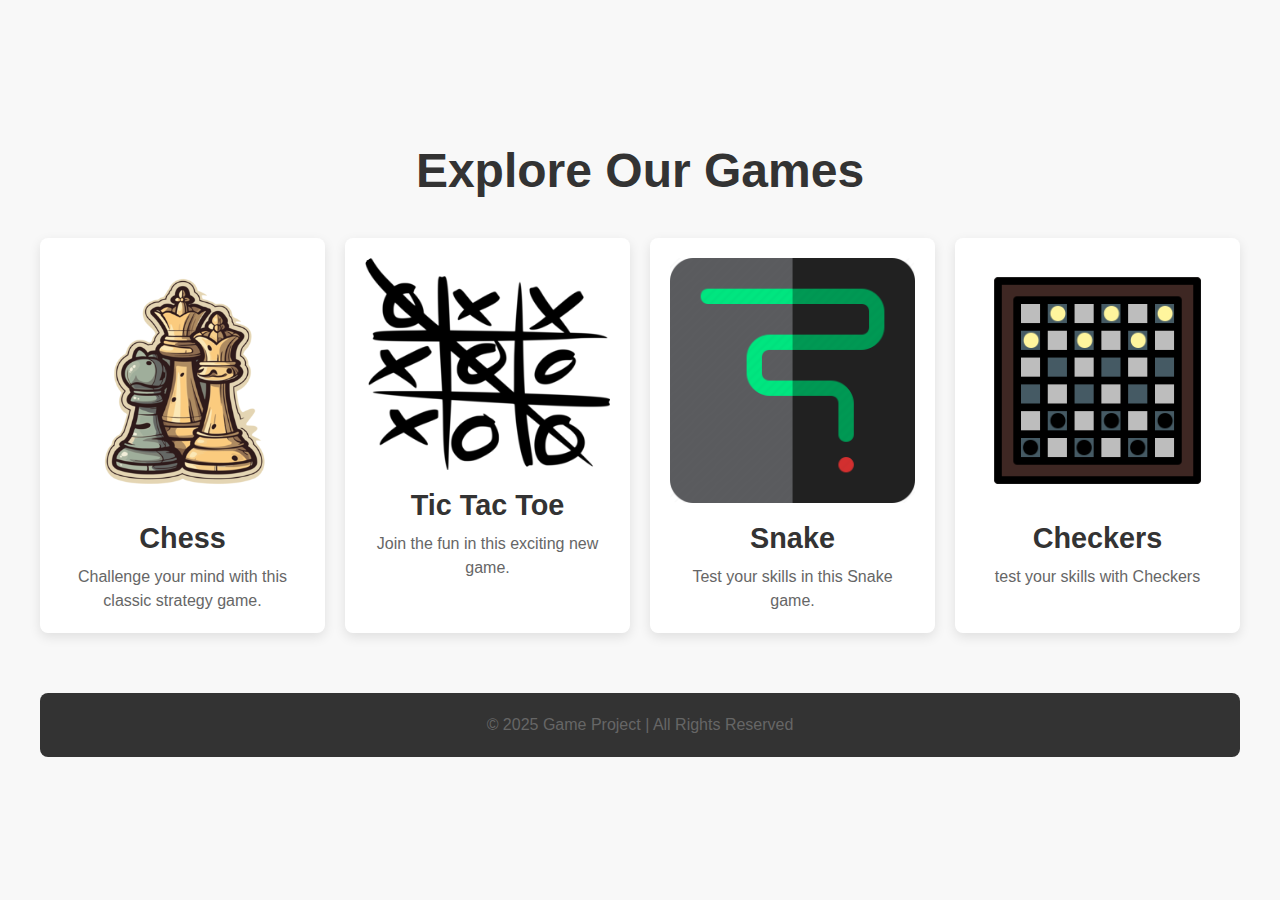
<file: index.html>
<!DOCTYPE html>
<html lang="en">
<head>
    <meta charset="UTF-8">
    <meta name="viewport" content="width=device-width, initial-scale=1.0">
    <title>Main Menu</title>
    <link rel="stylesheet" href="css/style.css">
    
    <link href="https://fonts.googleapis.com/css2?family=Poppins:wght@400;600&family=Roboto:wght@400;700&display=swap" rel="stylesheet">
</head>
<body>
    <div class="container">
        <header>
            <h1>Explore Our Games</h1>
        </header>
        
        <main>
            <div class="game-list">
                <div class="game-card">
                    <a href="chess/chess.html" class="game-link image-button">
                        <img src="img/chess.png" alt="Chess game icon" class="chess-icon">
                        <h2>Chess</h2>
                        <p>Challenge your mind with this classic strategy game.</p>
                    </a>
                </div>
                <div class="game-card">
                    <a href="tictactoe/game2.html" class="game-link">
                        <img src="img/tactactoe.png" alt="Chess game icon" class="tictactoe">
                        <h2>Tic Tac Toe</h2>
                        <p>Join the fun in this exciting new game.</p>
                    </a>
                </div>
                <div class="game-card">
                    <a href="snake/game3.html" class="game-link">
                        <img src="img/snake.webp" alt="Chess game icon" class="snake">
                        <h2>Snake</h2>
                        <p>Test your skills in this Snake game.</p>
                    </a>
                </div>
                <div class="game-card">
                    <a href="dammen/dammen.html" class="game-link">
                        <img src="img/dammen.png" alt="Chess game icon" class="snake">
                        <h2>Checkers</h2>
                        <p>test your skills with Checkers</p>
                    </a></div>
            </div>
        </main>
        
        <footer>
            <p>&copy; 2025 Game Project | All Rights Reserved</p>
        </footer>
    </div>
</body>
</html>
</file>
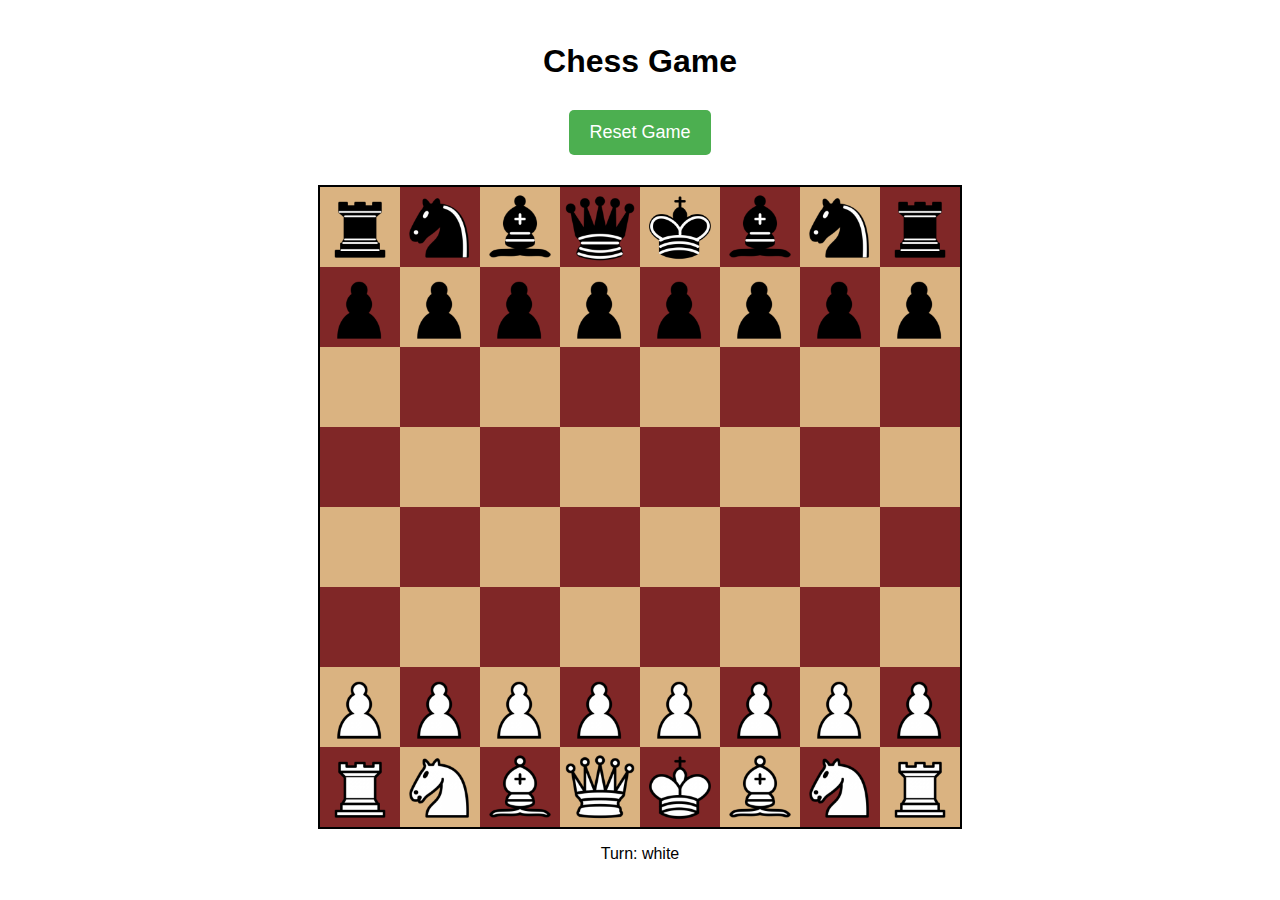
<file: chess/chess.html>
<!DOCTYPE html>
<html lang="en">
<head>
  <meta charset="UTF-8" />
  <title>Chess Game</title>
  <link rel="stylesheet" href="css/chess.css" />
</head>
<body>
  <h1 style="text-align: center;">Chess Game</h1>
  <button id="resetBtn">Reset Game</button>
  <div id="chessboard" class="chessboard"></div>
  <p id="turnMessage" style="text-align: center;"></p>
 



  <script src="js/chess.js"></script>
</body>
</html>
</file>
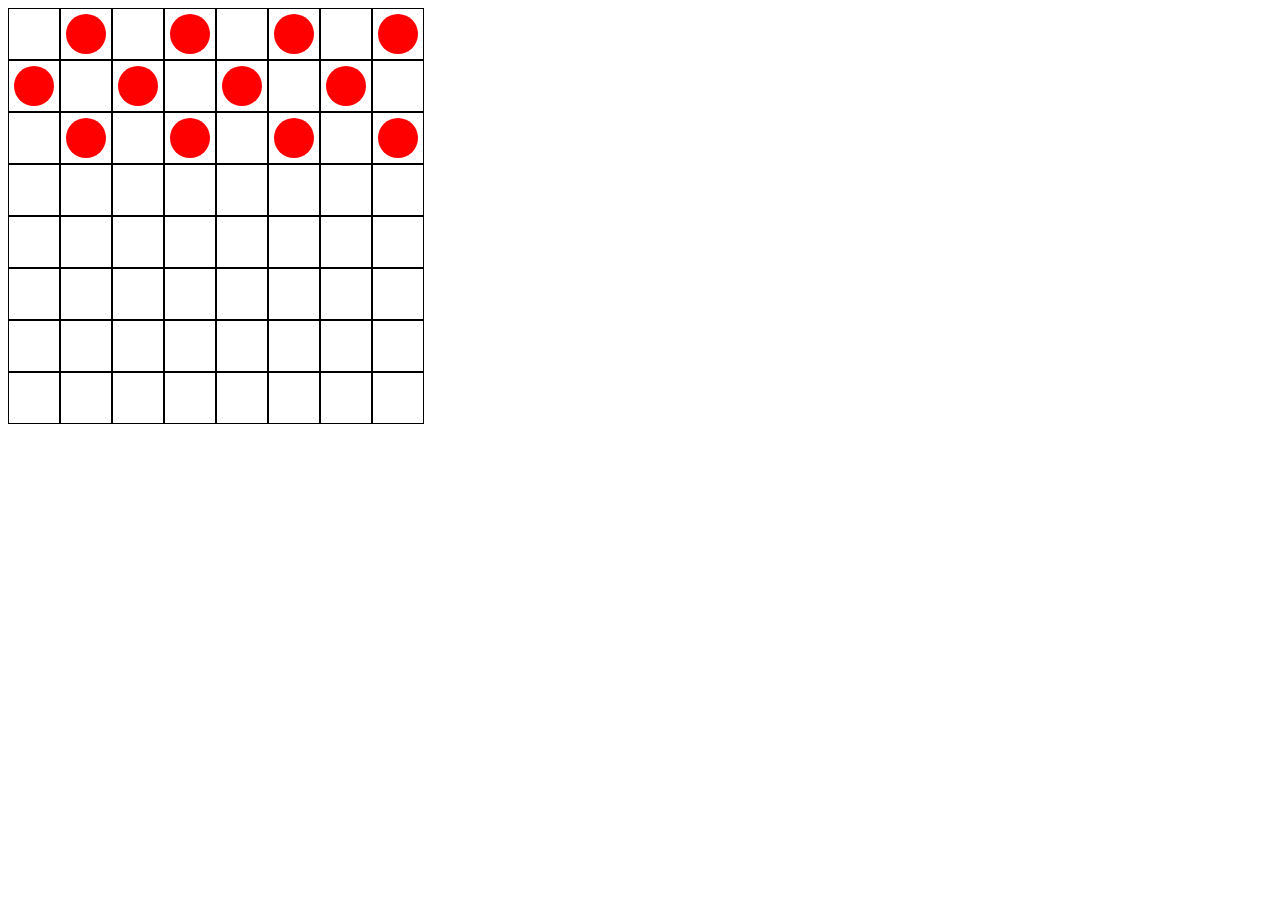
<file: dammen/dammen.html>
<!DOCTYPE html>
<html lang="nl">
<head>
    <meta charset="UTF-8">
    <meta name="viewport" content="width=device-width, initial-scale=1.0">
    <title>Dammen Spel</title>
    <link rel="stylesheet" href="css/style.css">
</head>
<body>
    <div id="board"></div>
    

    <script src="dammen.js"></script>
</body>
</html>
</file>
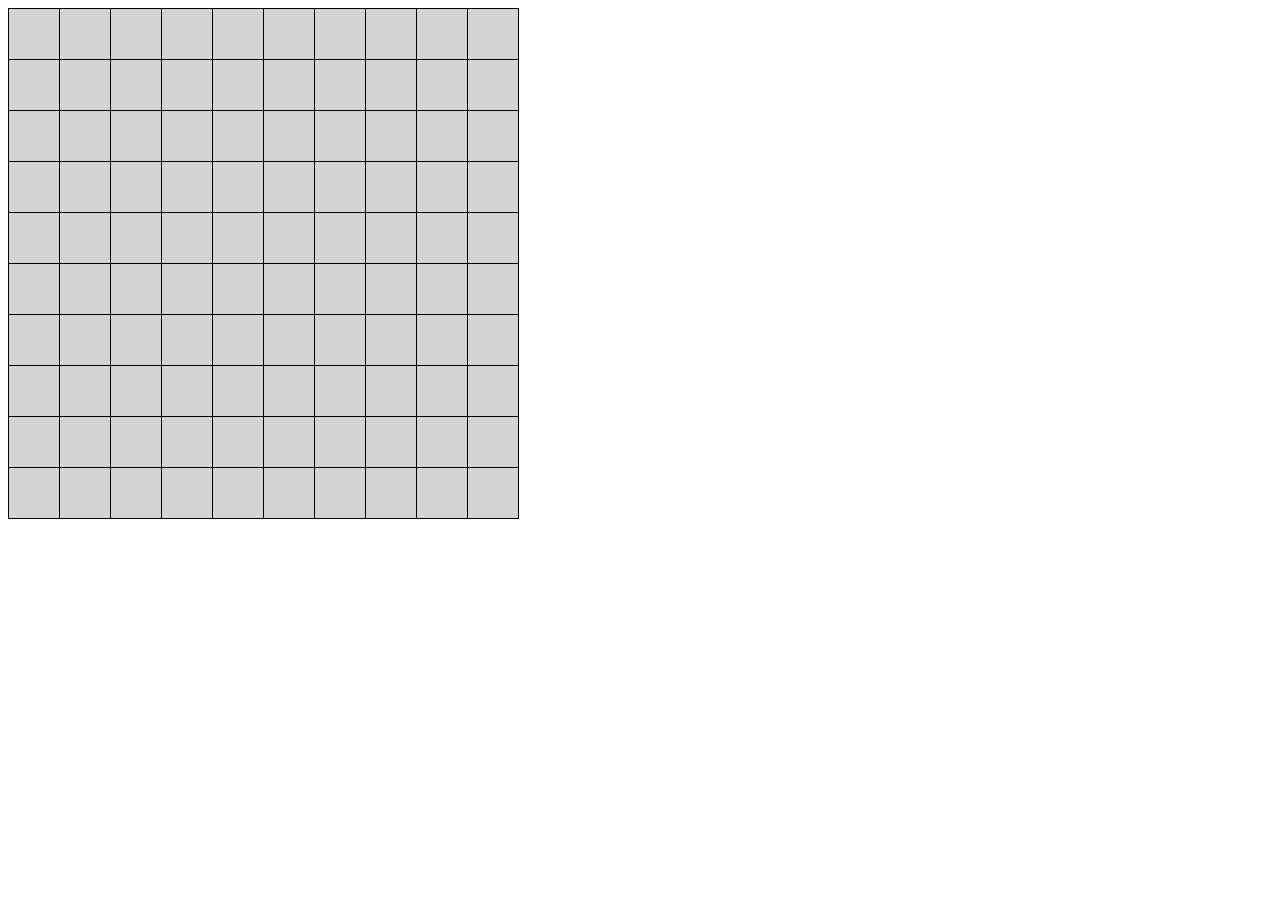
<file: Dammen/dammen.html>
<!DOCTYPE html>
<html lang="nl">
<head>
    <meta charset="UTF-8">
    <meta name="viewport" content="width=device-width, initial-scale=1.0">
    <title>Dammen Spel</title>
    <link rel="stylesheet" href="css/style.css">
</head>
<body>
    <div class="board" id="board"></div>
    

    <script src="dammen.js"></script>
</body>
</html>
</file>
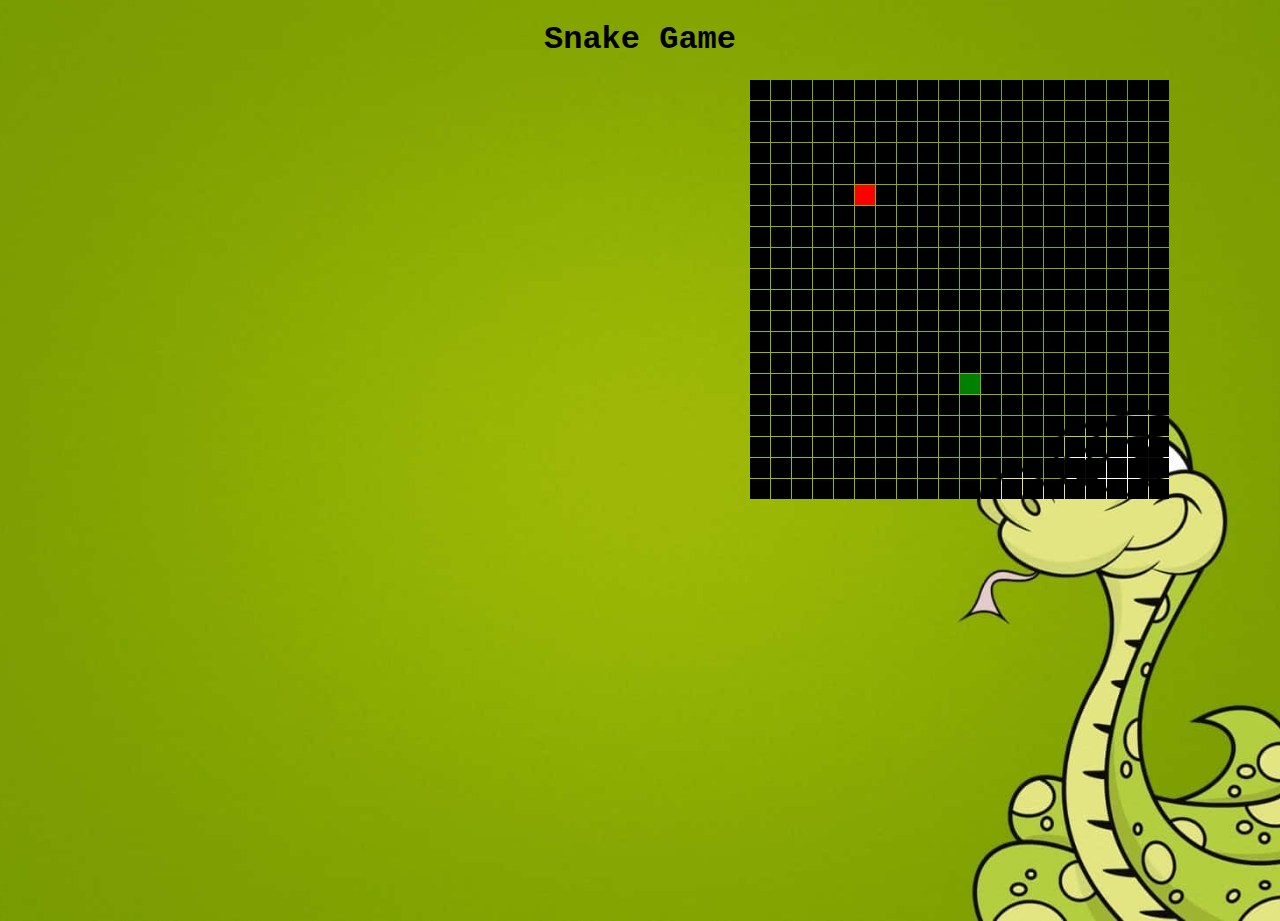
<file: game3/game3.html>
<!DOCTYPE html>
<html lang="en">
<head>
  <meta charset="UTF-8">
  <meta name="viewport" content="width=device-width, initial-scale=1.0">
  <title>Snake Game</title>
  <link rel="stylesheet" href="style.css">
</head>
<body>
  <h1>Snake Game</h1>
  <div id="game-board"></div>
  <script src="game3.js"></script>
</body>
</html>
</file>
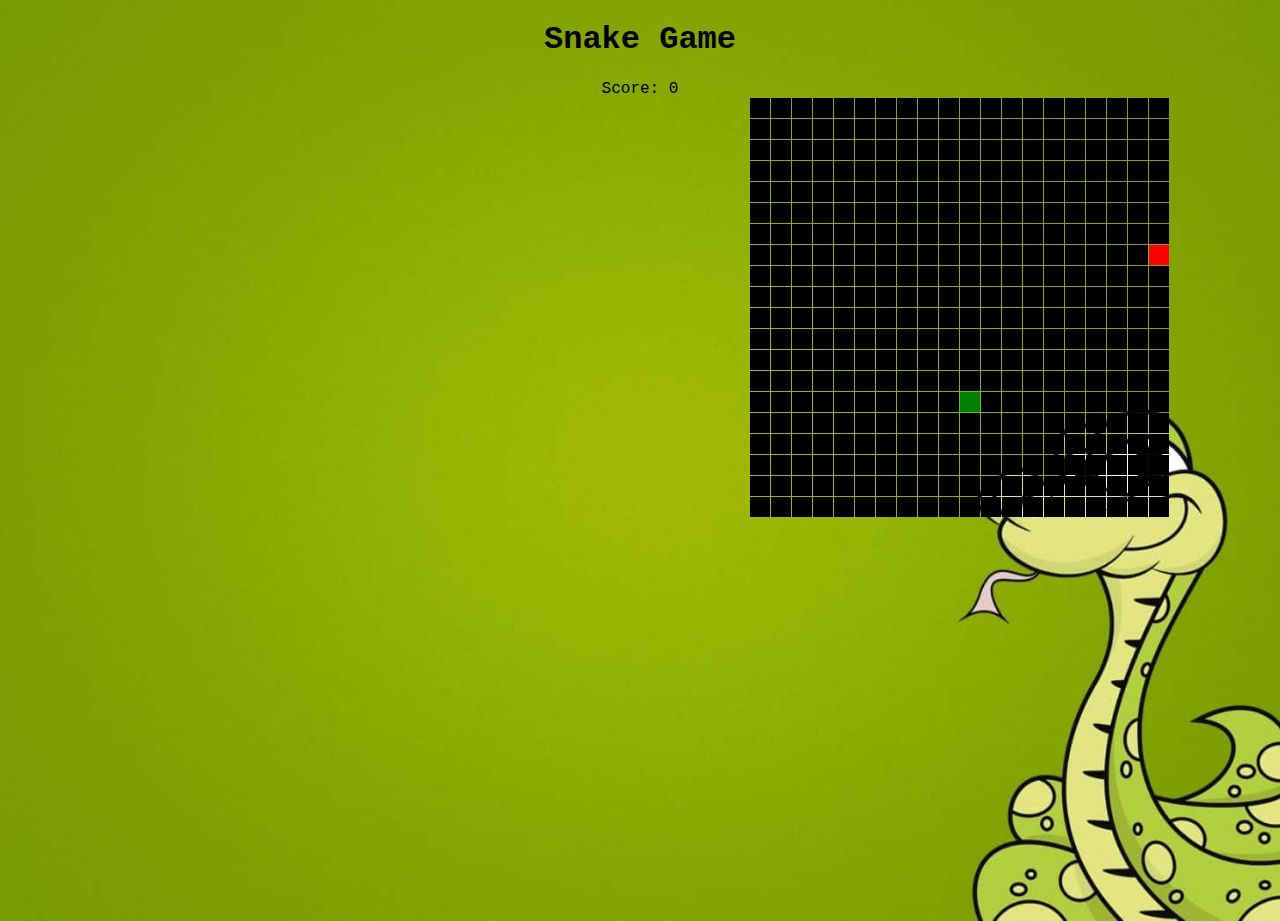
<file: snake/game3.html>
<!DOCTYPE html>
<html lang="en">
<head>
  <meta charset="UTF-8">
  <meta name="viewport" content="width=device-width, initial-scale=1.0">
  <title>Snake Game</title>
  <link rel="stylesheet" href="style.css">
</head>
<body>
  <h1>Snake Game</h1>
  <div id="score">Score: 0</div>
  <div id="game-board"></div>
  <script src="game3.js"></script>
</body>
</html>
</file>
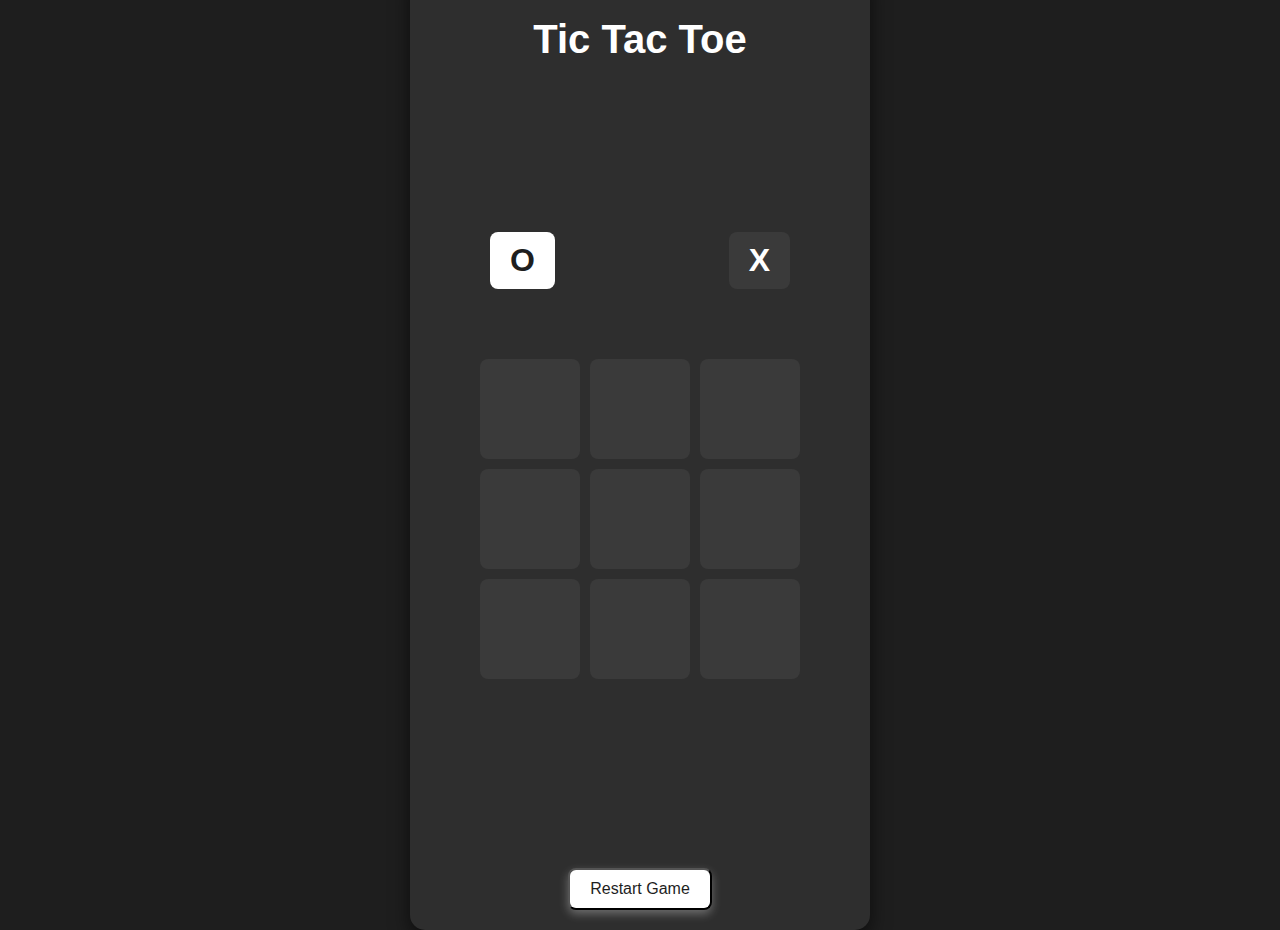
<file: tictactoe/game2.html>
<!DOCTYPE html>
<html lang="en">

<head>
  <meta charset="UTF-8">
  <meta name="viewport" content="width=device-width, initial-scale=1.0">
  <title>Tic Tac Toe</title>
  <link rel="stylesheet" href="/tictactoe/css/style.css">
</head>

<body>
  <div id="game-container">
    <h1>Tic Tac Toe</h1>
    <div id="scoreboard"></div>

    <div id="player-turn">
      <div class="player active" id="player-o">O</div>
      <div class="player inactive" id="player-x">X</div>
    </div>

    <div id="game-board">
      <div class="cell" data-cell></div>
      <div class="cell" data-cell></div>
      <div class="cell" data-cell></div>
      <div class="cell" data-cell></div>
      <div class="cell" data-cell></div>
      <div class="cell" data-cell></div>
      <div class="cell" data-cell></div>
      <div class="cell" data-cell></div>
      <div class="cell" data-cell></div>
    </div>

    <p id="winner-message"></p>
    <button id="restart-button">Restart Game</button>
  </div>
  </div>
</body>
<script src="script.js"></script>

</html>
</file>
<file: css/style.css>
* {
    margin: 0;
    padding: 0;
    box-sizing: border-box;
}

body {
    font-family: 'Arial', sans-serif;
    background-color: #f8f8f8; 
    color: #333; 
    display: flex;
    justify-content: center;
    align-items: center;
    min-height: 100vh;
    text-align: center;
    padding: 20px;
}


h1 {
    font-size: 3rem;
    color: #333;
    font-weight: bold;
    margin-bottom: 40px;
}


.game-list {
    display: grid;
    grid-template-columns: repeat(auto-fill, minmax(280px, 1fr));
    gap: 20px;
    width: 100%;
    max-width: 1200px;
}


.game-card {
    background-color: #fff; 
    border-radius: 8px;
    box-shadow: 0 4px 12px rgba(0, 0, 0, 0.1);
    overflow: hidden;
    transition: transform 0.3s ease, box-shadow 0.3s ease;
}

.game-card:hover {
    transform: translateY(-8px);
    box-shadow: 0 10px 30px rgba(0, 0, 0, 0.1);
}

.game-link {
    display: block;
    text-decoration: none;
    color: inherit;
    padding: 20px;
    text-align: center;
}

.game-link img {
    width: 100%;
    height: auto;
    border-radius: 8px;
    margin-bottom: 15px;
}

h2 {
    font-size: 1.8rem;
    color: #333;
    margin-bottom: 10px;
    font-weight: bold;
}

p {
    font-size: 1rem;
    color: #666; 
    line-height: 1.5;
}

footer {
    text-align: center;
    margin-top: 60px;
    padding: 20px;
    background-color: #333;
    color: #fff;
    font-size: 1rem;
    border-radius: 8px;
}

footer a {
    color: #fff;
    text-decoration: none;
}

footer a:hover {
    text-decoration: underline;
}


@media (max-width: 768px) {
    h1 {
        font-size: 2.5rem;
    }

    .game-list {
        grid-template-columns: repeat(2, 1fr);
    }

    h2 {
        font-size: 1.6rem;
    }

    p {
        font-size: 0.9rem;
    }
}

@media (max-width: 480px) {
    h1 {
        font-size: 2rem;
    }

    .game-list {
        grid-template-columns: 1fr;
    }

    h2 {
        font-size: 1.4rem;
    }

    p {
        font-size: 0.8rem;
    }
}
</file>
<file: chess/css/chess.css>
body {
    display: flex;
    justify-content: center;
    align-items: center;
    height: 100vh;
    margin: 0;
    font-family: Arial, sans-serif;
    flex-direction: column;
  }
  
  .chessboard {
    display: grid;
    grid-template-columns: repeat(8, 80px);
    grid-template-rows: repeat(8, 80px);
    gap: 0;
    border: 2px solid black;
    margin-top: 20px;
  }
  
  .chessboard .square {
    width: 80px;
    height: 80px;
    display: flex;
    justify-content: center;
    align-items: center;
    cursor: pointer;
  }
  
  .chessboard .light {
    background-color: rgb(218, 179, 129);
  }
  
  .chessboard .dark {
    background-color: rgb(128, 39, 39);
  }
  
  .piece {
    width: 100%;
    height: 100%;
  }
  
  .highlight {
    outline: 2px solid yellow;
  }
  
  h1 {
    margin-bottom: 20px;
  }
  #resetBtn {
    padding: 12px 20px;
    font-size: 18px;
    background-color: #4CAF50;
    color: #fff;
    border: none;
    border-radius: 5px;
    cursor: pointer;
    margin: 10px 0;
    transition: background-color 0.3s ease;
  }
  
  #resetBtn:hover {
    background-color: #45a049;
  }
</file>
<file: dammen/css/style.css>
body{
    font-family: sans-serif
}

#board {
    display: flex;
    flex-direction: column;
}

.cellContainer {
    display: flex;
}

.cell{
    width: 30px;
    height: 30px;
    border: 1px solid black;
    display: inline-block;
    position: relative;
}

.cell {
    width: 50px;
    height: 50px;
    display: inline-block;
    position: relative;
}
.dark-piece, .light-piece {
    width: 40px;
    height: 40px;
    background-color: red;
    border-radius: 50%;
    position: absolute;
    top: 50%;
    left: 50%;
    transform: translate(-50%, -50%);
}
.light-piece {
    background-color: white;
}

/* 
.board {
    display: grid;
    grid-template-columns: repeat(10, 50px); 
    grid-template-rows: repeat(10, 50px); 
    gap: 1px;
}
.cell {
    width: 50px;
    height: 50px;
    background-color: lightgray; 
    border: 1px solid #000; 
} */
</file>
<file: Dammen/css/style.css>
*

.board {
    display: grid;
    grid-template-columns: repeat(10, 50px); /* 10 columns, each 50px wide */
    grid-template-rows: repeat(10, 50px); /* 10 rows, each 50px high */
    gap: 1px; /* Gap between cells */
}
.cell {
    width: 50px;
    height: 50px;
    background-color: lightgray; /* Background color for cells */
    border: 1px solid #000; 
}
</file>
<file: game3/style.css>
body { 
    font-family: 'Courier New', Courier, monospace;
    text-align: center;
    background-image: url('snake.jpg'); 
    background-size: cover; 
    background-position: center; 
    background-repeat: no-repeat; 
    margin: 0; 
    padding: 0; 
    height: 100vh; 
    width: 100%; 
  }
  #game-board {
    position: sticky;
    margin-left: 750px;
    display: grid;
    grid-template-columns: repeat(20, 20px);
    grid-template-rows: repeat(20, 20px);
    gap: 1px;
  }
  .cell {
    width: 20px;
    height: 20px;
    background-color: #000000;
  }
  .snake {
    background-color: green;
  }
  .food {
    background-color: red;
  }
</file>
<file: snake/style.css>
body { 
  font-family: 'Courier New', Courier, monospace;
  text-align: center;
  background-image: url('snake.jpg'); 
  background-size: cover; 
  background-position: center; 
  background-repeat: no-repeat; 
  margin: 0; 
  padding: 0; 
  height: 100vh; 
  width: 100%; 
}
#game-board {
  position: fixed;
  margin-left: 750px;
  display: grid;
  grid-template-columns: repeat(20, 20px);
  grid-template-rows: repeat(20, 20px);
  gap: 1px;
}
.cell {
  width: 20px;
  height: 20px;
  background-color: #000000;
}
.snake {
  background-color: green;
}
.food {
  background-color: red;
}
</file>
<file: tictactoe/css/style.css>
body {
  font-family: 'Arial', sans-serif;
  background-color: #1e1e1e;
  color: #ffffff;
  margin: 0;
  padding: 0;
  display: flex;
  justify-content: center;
  align-items: center;
  height: 100vh;
  flex-direction: column;
}

h1 {
  font-size: 2.5rem;
  color: #ffffff;
  margin-bottom: 50px;
}


#scoreboard p {
  font-size: 1.2em;
  margin: 5px 0;
  color: #faf3f3;
  font-weight: bold;
  font-family: Arial, Helvetica, sans-serif;
}


#game-container {
  text-align: center;
  background: #2e2e2e;
  padding: 20px 70px;
  border-radius: 15px;
  box-shadow: 0 8px 20px rgba(0, 0, 0, 0.6);
  display: flex;
  flex-direction: column;
  align-items: center;
  gap: 60px;
}

#player-turn {
  display: flex;
  justify-content: space-between;
  width: 300px;
  margin-bottom: 10px;
}

.player {
  font-size: 2rem;
  font-weight: bold;
  padding: 10px 20px;
  border-radius: 8px;
  transition: background-color 0.3s ease, color 0.3s ease;
}

.player.active {
  background-color: #ffffff;
  color: #1e1e1e;
}

.player.inactive {
  background-color: #3a3a3a;
  color: #ffffff;
}

#game-board {
  display: grid;
  grid-template-columns: repeat(3, 100px);
  grid-template-rows: repeat(3, 100px);
  gap: 10px;
}

.cell {
  width: 100px;
  height: 100px;
  background-color: #3a3a3a;
  display: flex;
  align-items: center;
  justify-content: center;
  font-size: 2.5rem;
  font-weight: bold;
  border-radius: 8px;
  color: #ffffff;
  transition: background-color 0.3s ease, transform 0.2s ease, box-shadow 0.2s ease;
}

.cell:hover {
  background-color: #505050;
  transform: scale(1.1);
  box-shadow: 0 4px 8px rgba(255, 255, 255, 0.2);
}

.cell.taken {
  cursor: not-allowed;
  background-color: #3a3a3a;
  box-shadow: none;
}

#winner-message {
  font-size: 1.5rem;
  font-weight: bold;
  margin-top: 15px;
  color: #ffffff;
  min-height: 30px;
}

#restart-button {
  padding: 10px 20px;
  font-size: 1rem;
  color: #1e1e1e;
  background-color: #ffffff;
  border-radius: 8px;
  cursor: pointer;
  transition: background-color 0.3s ease, transform 0.2s ease;
  box-shadow: 0 4px 10px rgba(255, 255, 255, 0.3);
}

#restart-button:hover {
  background-color: #e0e0e0;
  transform: scale(1.05);
}

#restart-button:active {
  background-color: #cfcfcf;
}
</file>
